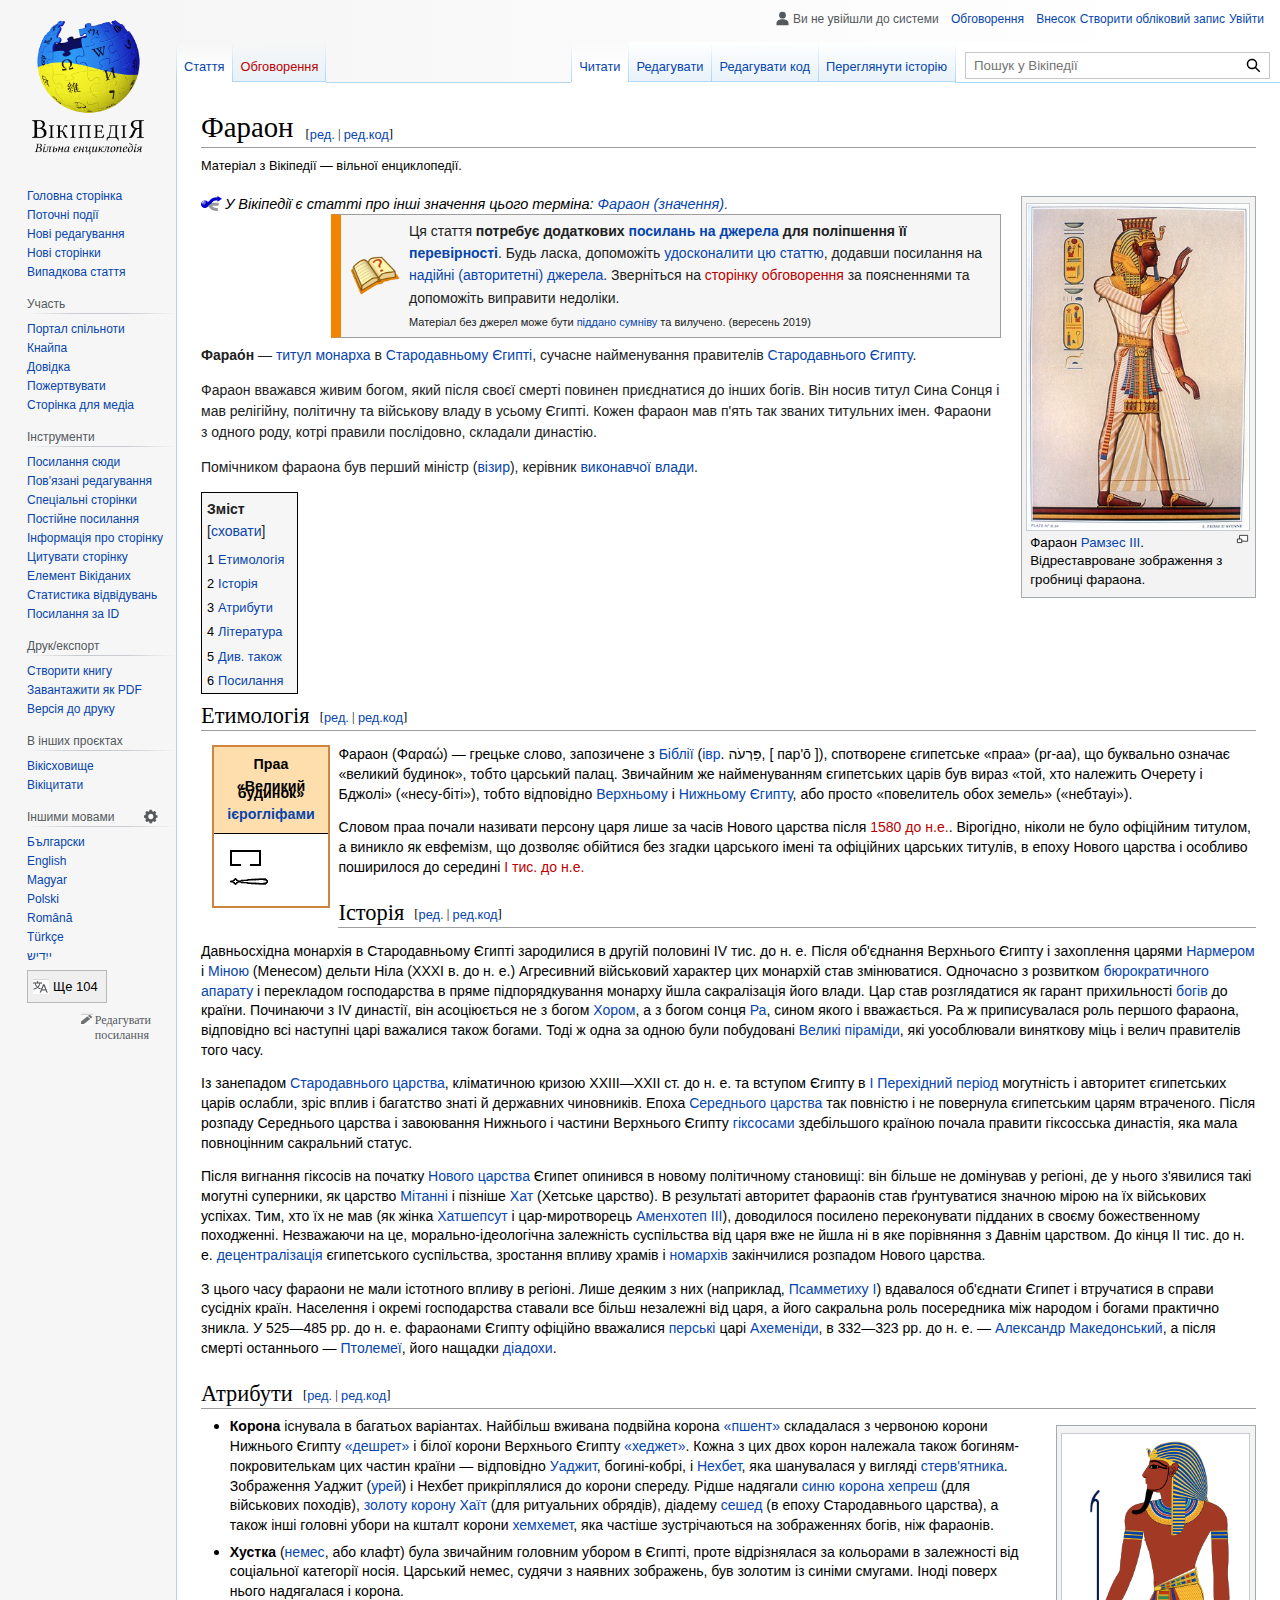
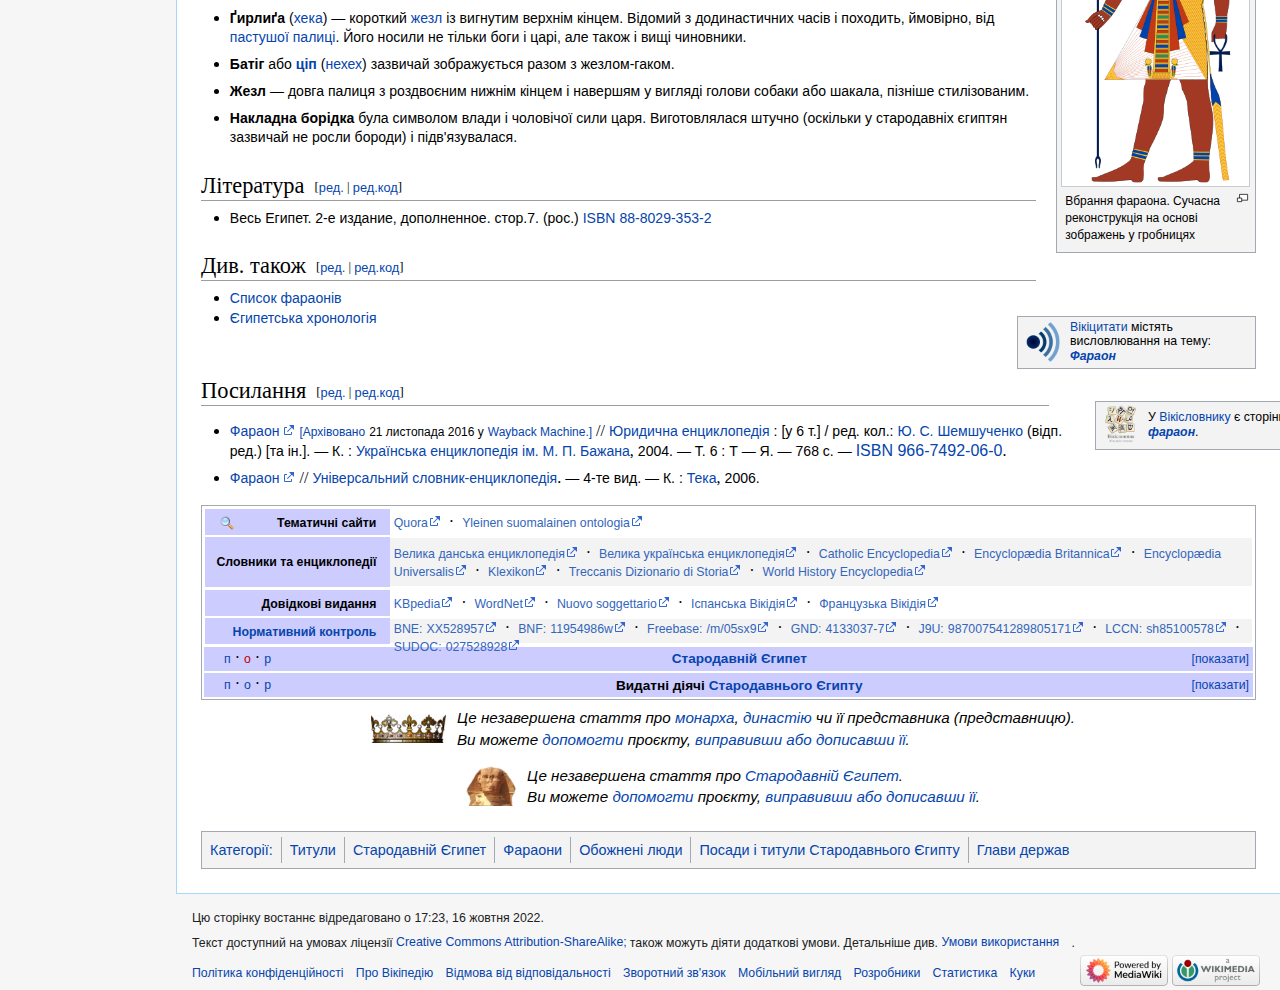
<file: index.html>
<html>
    <head>
        <link rel="stylesheet" href="index.css" />
        <link rel="icon" href="./img/favicon/favicon.png" type="image/png" />
        <meta charset="utf-8" />        
    </head>    
    <body>
        <aside>
            <div class="aside-container">
                <div class="aside-wrap">
                    <a href="https://uk.wikipedia.org/wiki/%D0%93%D0%BE%D0%BB%D0%BE%D0%B2%D0%BD%D0%B0_%D1%81%D1%82%D0%BE%D1%80%D1%96%D0%BD%D0%BA%D0%B0">
                        <div>
                            <img src="./img/aside/Wikipedia-logo-for-Ukraine.png"  width="135" height="155" class="aside-image" />
                        </div>
                    </a>
                </div>
                <ul class="nav-list">
                    <li><a href="https://uk.wikipedia.org/wiki/%D0%93%D0%BE%D0%BB%D0%BE%D0%B2%D0%BD%D0%B0_%D1%81%D1%82%D0%BE%D1%80%D1%96%D0%BD%D0%BA%D0%B0" class="nav-element">Головна сторінка</a></li>
                    <li><a href="#" class="nav-element">Поточні події</a></li>
                    <li><a href="#" class="nav-element">Нові редагування</a></li>
                    <li><a href="#" class="nav-element">Нові сторінки</a></li>
                    <li><a href="#" class="nav-element">Випадкова стаття</a></li>
                </ul>
                <ul class="nav-list">
                    <h3 class="nav-list-title">Участь</h3>
                    <li><a href="#" class="nav-element">Портал спільноти</a></li>
                    <li><a href="#" class="nav-element">Кнайпа</a></li>
                    <li><a href="#" class="nav-element">Довідка</a></li>
                    <li><a href="#" class="nav-element">Пожертвувати</a></li>
                    <li><a href="#" class="nav-element">Сторінка для медіа</a></li>
                </ul>
                <ul class="nav-list">
                    <h3 class="nav-list-title">Інструменти</h3>
                    <li><a href="#" class="nav-element">Посилання сюди</a></li>
                    <li><a href="#" class="nav-element">Пов'язані редагування</a></li>
                    <li><a href="#" class="nav-element">Спеціальні сторінки</a></li>
                    <li><a href="#" class="nav-element">Постійне посилання</a></li>
                    <li><a href="#" class="nav-element">Інформація про сторінку</a></li>
                    <li><a href="#" class="nav-element">Цитувати сторінку</a></li>
                    <li><a href="#" class="nav-element">Елемент Вікіданих</a></li>
                    <li><a href="#" class="nav-element">Статистика відвідувань</a></li>
                    <li><a href="#" class="nav-element">Посилання за ID</a></li>
                </ul>
                <ul class="nav-list">
                    <h3 class="nav-list-title">Друк/експорт</h3>
                    <li><a href="#" class="nav-element">Створити книгу</a></li>
                    <li><a href="#" class="nav-element">Завантажити як PDF</a></li>
                    <li><a href="#" class="nav-element">Версія до друку</a></li>
                </ul>
                <ul class="nav-list">
                    <h3 class="nav-list-title">В інших проєктах</h3>
                    <li><a href="#" class="nav-element">Вікісховище</a></li>
                    <li><a href="#" class="nav-element">Вікіцитати</a></li>
                </ul>
                <ul class="nav-list">
                    <div class="aside-language-container">
                        <h3 class="nav-list-title">
                            Іншими мовами
                            <label for="lang-popup-checkbox">
                                <img src="./img/aside/lan2.jpg" class="aside-language-setting">
                            </label>    
                        </h3>
                    </div>
                    <input type="checkbox" class="lang-popup-checkbox" id="lang-popup-checkbox" style="display: none1;" />
                    <div id="pop-up" class="pop-up">
                        <div class="popup-container">
                            <div class="popup-section1">
                                <a class="popup-close" href="#">
                                    <label for="lang-popup-checkbox">
                                        <img src="./img/aside/close.jpg" width="18" height="18" class="image-close" />
                                    </label>
                                </a>
                            </div>
                            <div class="container-section2-section4">
                                <div class="section2">
                                    <h2>
                                        Налаштування мови
                                    </h2>
                                    <label class="section2-item">
                                    <input type="radio" class="switcher" name="switch1" checked />
                                    <div>
                                        <div class="section2-container switcher-btn">
                                            <div>
                                                <img src="./img/aside/Aa.jpg" class="section2-img" />
                                            </div>
                                            <div class="section2-container-txt">
                                                <span class="section2-text">Відображення</span>
                                                <span class="section2-txt">Встановити мову меню та шрифтів</span>
                                            </div>
                                        </div>
                                        <div class="section4 switcher-container">
                                            <div class="knob-container">
                                                <button class="section4-knob section4-knob-checked">
                                                    <input type="radio" checked class="section4-item">
                                                    <span class="section4-element section4-element-checked">Мова</span>
                                                </button>
                                                <button class="section4-knob section4-knob-item section4-knob-element">
                                                    <input type="radio" class="section4-item"><span class="section4-element">Шрифти</span>
                                                </button>
                                            </div>
                                            <p class="section4-txt"><strong>Мова відтворення:</strong> українська (так само, як і вміст)<br>
                                                <a href="#" class="section4-link">Увійдіть в систему</a>, щоб вибрати іншу мову меню.
                                            </p>
                                        </div>
                                    </div>
                                    </label>
                                    <label class="section2-item">
                                    <input type="radio" class="switcher" name="switch1" />
                                        <div>
                                            <div class="section2-container switcher-btn">
                                                <div>
                                                    <img src="./img/aside/keybord.jpg" class="section2-img" />
                                                </div>
                                                <div class="section2-container-txt">
                                                    <span class="section2-text">Ввід</span>
                                                    <span class="section2-txt">Пишите іншою мовою?</span>
                                                </div>
                                            </div>
                                            <div class="section5 switcher-container">
                                                <h3 class="section5-title">
                                                    Налаштування вводу
                                                </h3>
                                                    <span class="section5-text">Мова вводу</span>
                                                <div class="section5-knob-container">
                                                    <button class="section4-elem section4-knob section4-knob-checked">
                                                        <input type="radio" checked class="section4-item"><span class="section4-element section4-element-checked">Українська</span>
                                                    </button>
                                                    <button class="section4-elem section4-knob section4-knob-item section4-knob-element">
                                                        <input type="radio" class="section4-item"><span class="section4-element">English</span>
                                                    </button>
                                                    <button class="section4-elem section4-knob section4-knob-item section4-knob-element">
                                                        <input type="radio" class="section4-item"><span class="section4-element">Polski</span>
                                                    </button>
                                                    <button class="section4-elem section4-knob section4-knob-item section4-knob-element">
                                                        <input type="radio" class="section4-item"><span class="section4-element section4-detail">...</span>
                                                    </button>
                                                </div>
                                                <div class="container-input">
                                                    <div class="container-button-item">
                                                        <button class="knob-item">
                                                        <input id="radio-button" type="radio" checked class="entry" />
                                                        </button>
                                                        <span class="knob-item-txt">кдб</span>
                                                        <a href="https://www.mediawiki.org/wiki/Special:MyLanguage/Help:Extension:UniversalLanguageSelector/Input_methods/uk-kbd" class="knob-item-link">Як використовувати</a>
                                                    </div>
                                                    <div class="container-button-item">
                                                        <button class="knob-item">
                                                        <input id="radiobutton" type="radio" class="entry" />
                                                        </button>
                                                        <span class="knob-item-txt">Використовувати рідну клавіатуру</span>
                                                    </div>
                                                </div>
                                                <button class="entry-knob-item">
                                                    Вимкнути інструмент вводу
                                                </button>
                                            </div>
                                        </div>
                                    </label>
                                </div>
                            </div>
                        </div>
                        <div class="section6">
                            <button class="section6-knob ">
                                <span class="section4-element">Скасувати</span>
                            </button>
                            <button class="section6-knob section6-knob-item">
                                <span class="section4-element section6-item">Застосувати налаштування</span>
                            </button>
                        </div>
                    </div>
                    <li>
                        <a href="#" class="nav-element">
                            Български
                        </a>
                    </li>
                    <li>
                        <a href="#" class="nav-element">
                            English
                        </a>
                    </li>
                    <li>
                        <a href="#" class="nav-element">
                            Magyar
                        </a>
                    </li>
                    <li>
                        <a href="#" class="nav-element">
                            Polski
                        </a>
                    </li>
                    <li>
                        <a href="#" class="nav-element">
                            Română
                        </a>
                    </li>
                    <li>
                        <a href="#" class="nav-element">
                            Türkçe
                        </a>
                    </li>
                    <li>
                        <a href="#" class="nav-element">ייִדיש</a>
                    </li>
                    <button class="nav-list-knob">
                        Ще 104
                    </button>
                    <div class="aside-redact">
                        <a href="#" class="aside-redact-item">
                            <span>
                                <img src="./img/aside/write.jpg" width="12" height="12" class="aside-redact-image" />
                                <span class="aside-redact-text">
                                    Редагувати<br>посилання
                                </span>
                            </span>
                        </a>
                    </div>
                </ul>
            </div>
        </aside>
        <main>
            <div class="nav-container">
                <nav class="nav-top-menu">
                    <ul class="nav-item">
                        <li class="list-item list-element-discussion">
                            <img src="./img/nav/user-avatar.svg" width="15" height="15" class="list-item-img" />
                            Ви не увійшли до системи
                        </li>
                        <li class="list-item ">
                            <a href="#" class="link-item list-item-discussion">
                                Обговорення
                            </a>
                        </li>
                        <li class="list-item">
                            <a href="#" class="link-item">
                                Внесок
                            </a>
                        </li>
                        <li class="list-item">
                            <a href="#" class="link-item">
                                Створити обліковий запис
                            </a>
                        </li>
                        <li class="list-item">
                            <a href="#" class="link-item">
                                Увійти
                            </a>
                        </li>                        
                    </ul>
                </nav>
                <div class="pointer-discussion">
                    <ul class="pointer-discussion-list">
                        <li class="pointer-item pointer-element">
                            <a href="#" class="pointer-link-item" title="Вміст статті [alt-shift-c]">
                                <p class="pointer-unit">
                                    Стаття
                                </p>
                            </a>
                        </li>
                        <li class="pointer-item pointer-one">
                            <a href="discussion.html" class="pointer-link" title="Обговорення змісту сторінки (ще не написана) [alt-shift-t]">
                                <p class="pointer-unit link-list-item">
                                    Обговорення
                                </p>
                            </a>
                        </li>
                    </ul>
                    <div class="nol-container"><span class="nol-text">1</span></div>
                    <ul class="pointer-discussion-roster">
                        <li class="pointer-item pointer-element-read">
                            <a href="#" class="pointer-link-item">
                                <p class="pointer-unit">
                                    Читати
                                </p>
                            </a>
                        </li>
                        <li class="pointer-item pointer-one-fix">
                            <a href="#" class="pointer-citation">
                                <p class="pointer-unit" title="Редагувати цю сторінку [alt-shift-v]">
                                    Редагувати
                                </p>
                            </a>
                        </li>
                        <li class="pointer-item pointer-one-fix">
                            <a href="#" class="pointer-citation">
                                <p class="pointer-unit" title="Редагувати цю сторінку [alt-shift-e]">
                                    Редагувати код
                                </p>
                            </a>
                        </li>
                        <li class="pointer-item pointer-one-fix">
                            <a href="#" class="pointer-citation">
                                <p class="pointer-unit">
                                    Переглянути історію
                                </p>
                            </a>
                        </li>
                        <li class="nav-list-element nav-list-search">
                            <input type="text" placeholder="Пошук у Вікіпедії" class="nav-bottom-search-discussion" />
                        </li>
                    </ul>
                </div>
            </div>
            <div class="section-container">
                <section class="description">                        
                    <div class="section-title-container">
                        <h1 class="description-title">
                            Фараон
                        </h1>
                        <span class="section-title-text">[<a href="#" class="section-title-link" title="Редагувати вступний розділ">ред.</a>&nbsp;|&nbsp;<a href="#" class="section-title-link" title="Редагувати вступний розділ">ред.код</a>]</span>
                    </div>                    
                    <div class="subtitle">
                        <span class="subtitle-txt">Матеріал з Вікіпедії — вільної енциклопедії.</span>
                    </div>
                    <div class="article">
                        <img src="./img/main/disambig_colour.svg.webp" class="picture">
                        <figure class="container-side-picture">
                            <a href="#"><img src="./img/main/Rameses_III_(KV11).jpg" width="220" height="324" class="article-element-side-picture"></a>
                            <figcaption class="signature">
                                <a href="#">
                                    <img src="./img/main/magnify-clip-ltr.svg" class="signature-pharaohp-image" />
                                </a>
                                Фараон <a href="#" class="article-element-txt-reference">Рамзес III</a>. Відреставроване зображення з гробниці фараона.
                            </figcaption>
                        </figure>
                        <div class="hint-pharaoh">
                            <span class="article-txt">У Вікіпедії є статті про інші значення цього терміна: <a href="#" class="article-link" title="Фараон (значення)">Фараон (значення).</a></span> 
                            <div class="hint-pharaoh-content">
                                <img src="./img/main/hint.svg" width="20" height="20" class="hint-pharaoh-image" />
                                <h2 class="hint-pharaoh-title">
                                    Фараон (значення)
                                </h2>
                                <p class="hint-pharaoh-text">
                                    Ця назва стосується більше ніж однієї сторінки
                                </p>
                                <a href="#" class="hint-pharaoh-link">
                                    Див. подібні сторінки
                                </a>
                            </div>
                        </div>
                    </div>
                    <div class="article-element">
                        <div class="article-element-container">
                            <img src="./img/main/Question_book-new.svg.webp" width="50" height="39" class="article-element-book-picture" />
                            <span class="article-element-txt">
                                Ця стаття <span class="article-element-txt-strong">потребує додаткових</span> 
                                <a href="#" class="article-element-txt-link">посилань на джерела</a> <span class="article-element-txt-strong">
                                для поліпшення її</span> <a href="#" class="article-element-txt-link">перевірності</a>. 
                                Будь ласка, допоможіть <a href="#" class="article-element-txt-reference">удосконалити цю статтю</a>, додавши посилання на <a href="#" class="article-element-txt-reference">надійні (авторитетні) джерела</a>. 
                                Зверніться на <a href="#" class="article-element-txt-mention">сторінку обговорення</a> за поясненнями та допоможіть виправити недоліки.<br>
                                <div class="article-element-text">Матеріал без джерел може бути <a href="#" class="article-element-txt-reference">піддано сумніву</a> та вилучено. (вересень 2019)</div>
                            </span>
                        </div>
                    </div>
                    <div class="story-container">
                        <div class="story">
                            <span class="article-element-txt-strong">Фарао́н</span> — 
                            <div class="hint-title">
                                <a href="#" class="article-element-txt-reference">
                                    титул
                                </a>
                                <span class="hint-title-content">
                                    <p class="hint-title-text">
                                        <span class="hint-title-strong">Ти́тул</span> — почесне звання, спадкове або таке, що надається окремим особам для підкреслення їх особливого, привілейованого становища. Звання вимагає відповідного титулування.
                                    </p>
                                    <div class="hint-title-image-container">
                                        <a href="#" class="hint-title-link">
                                            <img src="./img/aside/lan2.jpg" class="hint-title-image">
                                        </a>
                                    </div>
                                </span>
                            </div>
                            <a href="#" class="article-element-txt-reference">монарха</a> 
                            в <a href="#" class="article-element-txt-reference">Стародавньому Єгипті</a>, 
                            сучасне найменування правителів <a href="#" class="article-element-txt-reference">Стародавнього Єгипту</a>.
                        </div>
                        <p class="story">Фараон вважався живим богом, який після своєї смерті повинен приєднатися до інших богів. Він носив титул Сина Сонця і мав релігійну, політичну та військову владу в усьому Єгипті. Кожен фараон мав п'ять так званих титульних імен. Фараони з одного роду, котрі правили послідовно, складали династію.</p>
                        <p class="story">Помічником фараона був перший міністр (<a href="#" class="article-element-txt-reference">візир</a>), керівник <a href="#" class="article-element-txt-reference">виконавчої влади</a>.</p>
                    </div>
                    <ul class="content-item">
                        <h3 class="content-title">
                            Зміст <span class="content-title-item">[<a href="#" class="article-element-txt-reference">сховати</a>]</span>
                        </h3>
                        <li class="content-list">
                            <a href="#" class="content-link-number">1</a>&nbsp;<a href="#etymology" class="content-link">Етимологія</a> 
                        </li>
                        <li class="content-list">
                            <a href="#" class="content-link-number">2</a>&nbsp;<a href="#history" class="content-link">Історія</a> 
                        </li>
                        <li class="content-list">
                            <a href="#" class="content-link-number">3</a>&nbsp;<a href="#attribute" class="content-link">Атрибути</a> 
                        </li>
                        <li class="content-list">
                            <a href="#" class="content-link-number">4</a>&nbsp;<a href="#literature" class="content-link">Література</a> 
                        </li>
                        <li class="content-list">
                            <a href="#" class="content-link-number">5</a>&nbsp;<a href="#see-also" class="content-link">Див. також</a> 
                        </li>
                        <li class="content-list">
                            <a href="#" class="content-link-number">6</a>&nbsp;<a href="#link" class="content-link">Посилання</a> 
                        </li>
                    </ul>                                  
                </section>
                <section id="etymology">
                    <div class="section-title-container">
                        <h2 class="section-title">
                            Етимологія
                        </h2>
                        <span class="section-title-text">[<a href="#" class="section-title-link" title="Редагувати вступний розділ">ред.</a>&nbsp;|&nbsp;<a href="#" class="section-title-link" title="Редагувати вступний розділ">ред.код</a>]</span>
                    </div>
                    <div class="etymology-container">
                        <div class="etymology-side">
                            <div class="etymology-picture-top">
                                <p>Праа</p>
                                <p>«Великий будинок»</p>
                                <a href="#" class="etymology-picture-link">ієрогліфами</a>
                            </div>
                            <div class="etymology-picture-bottom">
                                <img src="./img/main/hiero_1.png" class="etymology-picture-hiero-1" />
                                <img src="./img/main/hiero_2.png" class="etymology-picture-hiero-2" />
                            </div>
                        </div>
                        <div class="etymology-content">
                            <p class="etymology-content-item">
                                Фараон (Φαραώ) — грецьке слово, запозичене з 
                                <a href="#" class="article-element-txt-reference">Біблії</a> (<a href="#" class="article-element-txt-reference">івр</a>. פַּרְעֹה‎, [ пар'о̄ ]), спотворене єгипетське «праа» (pr-aa), що буквально означає «великий будинок», тобто царський палац. Звичайним же найменуванням єгипетських царів був вираз «той, хто належить Очерету і Бджолі» («несу-біті»), тобто відповідно <a href="#" class="article-element-txt-reference">Верхньому</a> і <a href="#" class="article-element-txt-reference">Нижньому Єгипту</a>, або просто «повелитель обох земель» («небтауі»).
                            </p>
                            <p class="etymology-content-item">
                                Словом праа почали називати персону царя лише за часів Нового царства після <a href="#" class="article-element-txt-mention">1580 до н.е.</a>. Вірогідно, ніколи не було офіційним титулом, а виникло як евфемізм, що дозволяє обійтися без згадки царського імені та офіційних царських титулів, в епоху Нового царства і особливо поширилося до середині <a href="#" class="article-element-txt-mention">I тис. до н.е.</a>
                            </p>
                        </div>
                    </div>
                </section>
                <section id="history">
                    <div class="section-title-container">
                        <h2 class="section-title">
                            Історія
                        </h2>
                        <span class="section-title-text">[<a href="#" class="section-title-link" title="Редагувати вступний розділ">ред.</a>&nbsp;|&nbsp;<a href="#" class="section-title-link" title="Редагувати вступний розділ">ред.код</a>]</span>
                    </div>
                    <div class="history-content-container">
                        <p class="history-content">
                            Давньосхідна монархія в Стародавньому Єгипті зародилися в другій половині IV тис. до н. е. Після об'єднання Верхнього Єгипту і захоплення царями <a href="#" class="article-element-txt-reference">Нармером</a> і <a href="#" class="article-element-txt-reference">Міною</a> (Менесом) дельти Ніла (XXXI в. до н. е.) Агресивний військовий характер цих монархій став змінюватися. Одночасно з розвитком <a href="#" class="article-element-txt-reference">бюрократичного апарату</a> і перекладом господарства в пряме підпорядкування монарху йшла сакралізація його влади. Цар став розглядатися як гарант прихильності <a href="#" class="article-element-txt-reference">богів</a> до країни. Починаючи з IV династії, він асоціюється не з богом <a href="#" class="article-element-txt-reference">Хором</a>, а з богом сонця <a href="#" class="article-element-txt-reference">Ра</a>, сином якого і вважається. Ра ж приписувалася роль першого фараона, відповідно всі наступні царі важалися також богами. Тоді ж одна за одною були побудовані <a href="#" class="article-element-txt-reference">Великі піраміди</a>, які уособлювали виняткову міць і велич правителів того часу.
                        </p>
                        <p class="history-content">
                            Із занепадом <a href="#" class="article-element-txt-reference">Стародавнього царства</a>, кліматичною кризою XXIII—XXII ст. до н. е. та вступом Єгипту в <a href="#" class="article-element-txt-reference">I Перехідний період</a> могутність і авторитет єгипетських царів ослабли, зріс вплив і багатство знаті й державних чиновників. Епоха <a href="#" class="article-element-txt-reference">Середнього царства</a> так повністю і не повернула єгипетським царям втраченого. Після розпаду Середнього царства і завоювання Нижнього і частини Верхнього Єгипту <a href="#" class="article-element-txt-reference">гіксосами</a> здебільшого країною почала правити гіксосська династія, яка мала повноцінним сакральний статус.
                        </p>
                        <p class="history-content">
                            Після вигнання гіксосів на початку <a href="#" class="article-element-txt-reference">Нового царства</a> Єгипет опинився в новому політичному становищі: він більше не домінував у регіоні, де у нього з'явилися такі могутні суперники, як царство <a href="#" class="article-element-txt-reference">Мітанні</a> і пізніше <a href="#" class="article-element-txt-reference">Хат</a> (Хетське царство). В результаті авторитет фараонів став ґрунтуватися значною мірою на їх військових успіхах. Тим, хто їх не мав (як жінка <a href="#" class="article-element-txt-reference">Хатшепсут</a> і цар-миротворець <a href="#" class="article-element-txt-reference">Аменхотеп III</a>), доводилося посилено переконувати підданих в своєму божественному походженні. Незважаючи на це, морально-ідеологічна залежність суспільства від царя вже не йшла ні в яке порівняння з Давнім царством. До кінця II тис. до н. е. <a href="#" class="article-element-txt-reference">децентралізація</a> єгипетського суспільства, зростання впливу храмів і <a href="#" class="article-element-txt-reference">номархів</a> закінчилися розпадом Нового царства.
                        </p>
                        <p class="history-content">
                            З цього часу фараони не мали істотного впливу в регіоні. Лише деяким з них (наприклад, <a href="#" class="article-element-txt-reference">Псамметиху I</a>) вдавалося об'єднати Єгипет і втручатися в справи сусідніх країн. Населення і окремі господарства ставали все більш незалежні від царя, а його сакральна роль посередника між народом і богами практично зникла. У 525—485 рр. до н. е. фараонами Єгипту офіційно вважалися <a href="#" class="article-element-txt-reference">перські</a> царі <a href="#" class="article-element-txt-reference">Ахеменіди</a>, в 332—323 рр. до н. е. — <a href="#" class="article-element-txt-reference">Александр Македонський</a>, а після смерті останнього — <a href="#" class="article-element-txt-reference">Птолемеї</a>, його нащадки <a href="#" class="article-element-txt-reference">діадохи</a>.
                        </p>
                    </div>
                </section>
                <section id="attribute">
                    <div class="section-title-container">
                        <h2 class="section-title">
                            Атрибути
                        </h2>
                        <span class="section-title-text">[<a href="#" class="section-title-link" title="Редагувати вступний розділ">ред.</a>&nbsp;|&nbsp;<a href="#" class="section-title-link" title="Редагувати вступний розділ">ред.код</a>]</span>
                    </div>
                    <figure class="container-side-painting">
                        <a href="#"><img src="./img/main/Pharaoh.svg.png" class="article-element-side-picture" width="185" height="350" /></a> 
                        <figcaption class="signature-pharaoh">
                            <a href="#">
                                <img src="./img/main/magnify-clip-ltr.svg" class="signature-pharaohp-image" />
                            </a>
                            Вбрання фараона. Сучасна реконструкція на основі зображень у гробницях
                        </figcaption>
                    </figure>
                    <ul class="attribute-list">
                        <li>
                            <p class="attribute-content length">
                                <span class="article-element-txt-strong">Корона</span> існувала в багатьох варіантах. Найбільш вживана подвійна корона <a href="#" class="article-element-txt-reference">«пшент»</a> складалася з червоною корони Нижнього Єгипту <a href="#" class="article-element-txt-reference">«дешрет»</a> і білої корони Верхнього Єгипту <a href="#" class="article-element-txt-reference">«хеджет»</a>. Кожна з цих двох корон належала також богиням-покровителькам цих частин країни — відповідно <a href="#" class="article-element-txt-reference">Уаджит</a>, богині-кобрі, і <a href="#" class="article-element-txt-reference">Нехбет</a>, яка шанувалася у вигляді <a href="#" class="article-element-txt-reference">стерв'ятника</a>. Зображення Уаджит (<a href="#" class="article-element-txt-reference">урей</a>) і Нехбет прикріплялися до корони спереду. Рідше надягали <a href="#" class="article-element-txt-reference">синю корона хепреш</a> (для військових походів), <a href="#" class="article-element-txt-reference">золоту корону Хаїт</a> (для ритуальних обрядів), діадему <a href="#" class="article-element-txt-reference">сешед</a> (в епоху Стародавнього царства), а також інші головні убори на кшталт корони <a href="#" class="article-element-txt-reference">хемхемет</a>, яка частіше зустрічаються на зображеннях богів, ніж фараонів.
                            </p>
                        </li>
                        <li>
                            <p class="attribute-content length">
                                <span class="article-element-txt-strong">Хустка</span> (<a href="#" class="article-element-txt-reference">немес</a>, або клафт) була звичайним головним убором в Єгипті, проте відрізнялася за кольорами в залежності від соціальної категорії носія. Царський немес, судячи з наявних зображень, був золотим із синіми смугами. Іноді поверх нього надягалася і корона.
                            </p>
                        </li>
                        <li>
                            <p class="attribute-content length">
                                <span class="article-element-txt-strong">Ґирлиґа</span> (<a href="#" class="article-element-txt-reference">хека</a>) — короткий <a href="#" class="article-element-txt-reference">жезл</a> із вигнутим верхнім кінцем. Відомий з додинастичних часів і походить, ймовірно, від <a href="#" class="article-element-txt-reference">пастушої палиці</a>. Його носили не тільки боги і царі, але також і вищі чиновники.
                            </p>
                        </li>
                        <li>
                            <p class="attribute-content length">
                                <span class="article-element-txt-strong">Батіг</span> або <a href="#" class="article-element-txt-link">ціп</a> (<a href="#" class="article-element-txt-reference">нехех</a>) зазвичай зображується разом з жезлом-гаком.
                            </p>
                        </li>
                        <li>
                            <p class="attribute-content length">
                                <span class="article-element-txt-strong">Жезл</span> — довга палиця з роздвоєним нижнім кінцем і навершям у вигляді голови собаки або шакала, пізніше стилізованим.
                            </p>
                        </li>
                        <li>
                            <p class="attribute-content length">
                                <span class="article-element-txt-strong">Накладна борідка</span> була символом влади і чоловічої сили царя. Виготовлялася штучно (оскільки у стародавніх єгиптян зазвичай не росли бороди) і підв'язувалася.
                            </p>
                        </li>
                    </ul>
                </section>
                <section id="literature">
                    <div class="section-title-container">
                        <h2 class="section-title">
                            Література
                        </h2>
                        <span class="section-title-text">[<a href="#" class="section-title-link" title="Редагувати вступний розділ">ред.</a>&nbsp;|&nbsp;<a href="#" class="section-title-link" title="Редагувати вступний розділ">ред.код</a>]</span>
                    </div>
                    <ul class="attribute-list">
                        <li>
                            <p class="attribute-content length">
                                Весь Египет. 2-е издание, дополненное. стор.7. (рос.) <a href="#" class="article-element-txt-reference">ISBN 88-8029-353-2</a>
                            </p>
                        </li>
                    </ul>
                </section>
                <section id="see-also">
                    <div class="section-title-container">
                        <h2 class="section-title">
                            Див. також
                        </h2>
                        <span class="section-title-text">[<a href="#" class="section-title-link" title="Редагувати вступний розділ">ред.</a>&nbsp;|&nbsp;<a href="#" class="section-title-link" title="Редагувати вступний розділ">ред.код</a>]</span>
                    </div>
                    <ul class="see-also-list">
                        <li>
                            <a href="#" class=" attribute-content article-element-txt-reference">
                                Список фараонів
                            </a>
                        </li>
                        <li>
                            <a href="#" class="attribute-content article-element-txt-reference">
                                Єгипетська хронологія
                            </a>
                        </li>
                    </ul>
                    <div class="side-block backdown">
                        <div>
                            <img src="./img/main/Wikiquote-logo.svg.webp" class="side-block-image" width="34" height="40"/>
                        </div>
                        <div>
                            <p class="side-block-text">
                            <a href="#" class="side-block-link">Вікіцитати</a> містять висловлювання на тему: <a href="#" class="side-block-link fatty cursive">Фараон</a>
                            </p>
                        </div>
                    </div>
                </section>
                <section id="link" class="container-section-link">
                    <div class="section-title-container extent">
                        <h2 class="section-title">
                            Посилання
                        </h2>
                        <span class="section-title-text">[<a href="#" class="section-title-link" title="Редагувати вступний розділ">ред.</a>&nbsp;|&nbsp;<a href="#" class="section-title-link" title="Редагувати вступний розділ">ред.код</a>]</span>
                    </div>
                    <div class="package">
                        <ul class="link-list">
                            <li>
                                <p class="length">
                                    <a href="#" class="attribute-content article-element-txt-reference">Фараон</a>
                                    <img src="./img/main/link-external-small-ltr-progressive.svg" />
                                    <a href="#" class="attribute-list-link">[Архівовано</a>
                                    <span class="attribute-list-text"> 21 листопада 2016 у</span> 
                                    <a href="#" class="attribute-list-link">Wayback Machine.]</a> 
                                    // 
                                    <a href="#" class="attribute-content article-element-txt-reference">Юридична енциклопедія</a>
                                    <span class="attribute-list-txt"> : [у 6 т.] / ред. кол.:</span> 
                                    <a href="#" class="attribute-content article-element-txt-reference">Ю. С. Шемшученко</a>
                                    <span class="attribute-list-txt"> (відп. ред.) [та ін.]. — К. : </span>
                                    <a href="#" class="attribute-content article-element-txt-reference">Українська енциклопедія ім. М. П. Бажана</a>, 
                                    <span class="attribute-list-txt">2004. — Т. 6 : Т — Я. — 768 с. — </span>
                                    <a href="#" class="article-element-txt-reference">ISBN 966-7492-06-0</a>.
                                </p>
                            </li>
                            <li>
                                <p class="length">
                                    <a href="#" class="attribute-content article-element-txt-reference">Фараон</a>
                                    <img src="./img/main/link-external-small-ltr-progressive.svg" />
                                    // 
                                    <a href="#" class="attribute-content article-element-txt-reference">Універсальний словник-енциклопедія</a>. 
                                    <span class="attribute-list-txt">— 4-те вид. — К. : </span>
                                    <a href="#" class="attribute-content article-element-txt-reference">Тека</a>, 
                                    <span class="attribute-list-txt">2006.</span>
                                </p>
                            </li>
                        </ul>
                        <div class="side-panel">
                            <div>
                                <img src="./img/main/49px-WiktionaryUk.svg.webp" class="side-block-image" width="34" height="40" />
                            </div>
                            <div>
                                <p class="side-block-text">
                                    У<a href="#" class="side-block-link"> Вікісловнику</a>  є сторінка <a href="#" class="side-block-link fatty cursive">фараон</a>.
                                </p>
                            </div>
                        </div>
                    </div>           
                </section>
                <section class="used-literature">
                    <table class="chart">
                        <tr class="string-container">
                            <th class="chart-header chart-header-h">
                                <img src="./img/main/Searchtool.svg.webp" width="14" height="14">
                                <p class="chart-text chart-text-p">
                                    Тематичні сайти
                                </p>
                            </th>
                            <td class="cell-container cell-container-h">
                                <p class="string-text">
                                    <a href="#" class="chart-link">Quora</a>
                                    <img src="./img/main/link-external-small-ltr-progressive.svg" class="chart-image" />
                                    <span>&nbsp;·&nbsp;</span>
                                    <a href="#" class="chart-link"> Yleinen suomalainen ontologia</a>
                                    <img src="./img/main/link-external-small-ltr-progressive.svg" class="chart-picture"/>
                                </p>
                            </td>
                        </tr>
                        <tr class="string-container">
                            <th class="chart-header chart-header-he">
                                <p class="chart-text chart-text-pa">
                                    Словники та енциклопедії
                                </p>
                            </th>
                            <td class="cell-container cell-container-he">
                                <p class="string-text">
                                    <a href="#" class="chart-link">Велика данська енциклопедія</a>
                                    <img src="./img/main/link-external-small-ltr-progressive.svg" class="chart-image" />
                                    <span>&nbsp;·&nbsp;</span>
                                    <a href="#" class="chart-link">Велика українська енциклопедія</a>
                                    <img src="./img/main/link-external-small-ltr-progressive.svg" class="chart-image" />
                                    <span>&nbsp;·&nbsp;</span>
                                    <a href="#" class="chart-link"> Catholic Encyclopedia</a>
                                    <img src="./img/main/link-external-small-ltr-progressive.svg" class="chart-picture" />
                                    <span>&nbsp;·&nbsp;</span>
                                    <a href="#" class="chart-link"> Encyclopædia Britannica</a>
                                    <img src="./img/main/link-external-small-ltr-progressive.svg" class="chart-image" />
                                    <span>&nbsp;·&nbsp;</span>
                                    <a href="#" class="chart-link"> Encyclopædia Universalis</a>
                                    <img src="./img/main/link-external-small-ltr-progressive.svg" class="chart-picture" />
                                    <span>&nbsp;·&nbsp;</span>
                                    <a href="#" class="chart-link"> Klexikon</a>
                                    <img src="./img/main/link-external-small-ltr-progressive.svg" class="chart-image" />
                                    <span>&nbsp;·&nbsp;</span>
                                    <a href="#" class="chart-link"> Treccanis Dizionario di Storia</a>
                                    <img src="./img/main/link-external-small-ltr-progressive.svg" class="chart-picture" />
                                    <span>&nbsp;·&nbsp;</span>
                                    <a href="#" class="chart-link"> World History Encyclopedia</a>
                                    <img src="./img/main/link-external-small-ltr-progressive.svg" class="chart-image" />
                                </p>
                            </td>
                        </tr>
                        <tr class="string-container">
                            <th class="chart-header chart-header-h">
                                <p class="chart-text chart-text-p">
                                    Довідкові видання	
                                </p>
                            </th>
                            <td class="cell-container cell-container-h">
                                <p class="string-text">
                                    <a href="#" class="chart-link">KBpedia</a>
                                    <img src="./img/main/link-external-small-ltr-progressive.svg" class="chart-image" />
                                    <span>&nbsp;·&nbsp;</span>
                                    <a href="#" class="chart-link"> WordNet</a>
                                    <img src="./img/main/link-external-small-ltr-progressive.svg" class="chart-picture" />
                                    <span>&nbsp;·&nbsp;</span>
                                    <a href="#" class="chart-link"> Nuovo soggettario</a>
                                    <img src="./img/main/link-external-small-ltr-progressive.svg" class="chart-picture" />
                                    <span>&nbsp;·&nbsp;</span>
                                    <a href="#" class="chart-link"> Іспанська Вікідія</a>
                                    <img src="./img/main/link-external-small-ltr-progressive.svg" class="chart-picture" />
                                    <span>&nbsp;·&nbsp;</span>
                                    <a href="#" class="chart-link"> Французька Вікідія</a>
                                    <img src="./img/main/link-external-small-ltr-progressive.svg" class="chart-picture" />
                                </p>
                            </td>
                        </tr>
                        <tr class="string-container">
                            <th class="chart-header chart-header-h">
                                <a href="#" class="string-link">Нормативний контроль</a>
                            </th>
                            <td class="cell-container cell-container-h cell-container-b">
                                <p class="string-text">
                                    <a href="#" class="chart-link">BNE:</a>
                                    <a href="#" class="chart-link"> XX528957</a>
                                    <img src="./img/main/link-external-small-ltr-progressive.svg" class="chart-image" />
                                    <span>&nbsp;·&nbsp;</span>
                                    <a href="#" class="chart-link"> BNF:</a>
                                    <a href="#" class="chart-link"> 11954986w</a>
                                    <img src="./img/main/link-external-small-ltr-progressive.svg" class="chart-image" />
                                    <span>&nbsp;·&nbsp;</span>
                                    <a href="#" class="chart-link"> Freebase:</a>
                                    <a href="#" class="chart-link"> /m/05sx9</a>
                                    <img src="./img/main/link-external-small-ltr-progressive.svg" class="chart-image" />
                                    <span>&nbsp;·&nbsp;</span>
                                    <a href="#" class="chart-link"> GND:</a>
                                    <a href="#" class="chart-link"> 4133037-7</a>
                                    <img src="./img/main/link-external-small-ltr-progressive.svg" class="chart-image" />
                                    <span>&nbsp;·&nbsp;</span>
                                    <a href="#" class="chart-link"> J9U:</a>
                                    <a href="#" class="chart-link"> 987007541289805171</a>
                                    <img src="./img/main/link-external-small-ltr-progressive.svg" class="chart-image" />
                                    <span>&nbsp;·&nbsp;</span>
                                    <a href="#" class="chart-link"> LCCN:</a>
                                    <a href="#" class="chart-link"> sh85100578</a>
                                    <img src="./img/main/link-external-small-ltr-progressive.svg" class="chart-image" />
                                    <span>&nbsp;·&nbsp;</span>
                                    <a href="#" class="chart-link"> SUDOC:</a>
                                    <a href="#" class="chart-link"> 027528928</a>
                                    <img src="./img/main/link-external-small-ltr-progressive.svg" class="chart-image" />
                                </p>
                            </td>
                        </tr>
                        <tr>
                            <td class="cell">
                                <p class="cell-text">
                                    <a href="#" title="Переглянути цей шаблон" class="cell-link">п</a>
                                    <span>·&nbsp;</span><a href="#" title="Обговорити цей шаблон" class="cell-link cell-link-hue">о</a>                                    
                                    <span>·&nbsp;</span><a href="#" title="Редагувати цей шаблон" class="cell-link">р</a>
                                </p>
                                <p>
                                    <a href="#" class="cell-reference">
                                        Стародавній Єгипет
                                    </a>
                                </p>
                                <p>
                                    <a href="#" title="Переглянути цей шаблон" class="cell-link">[показати]</a>
                                </p>
                            </td>
                        </tr>
                        <tr>
                            <td class="cell">
                                <p class="cell-text">
                                    <a href="#" title="Переглянути цей шаблон" class="cell-link">п</a>
                                    <span>·&nbsp;</span><a href="#" title="Обговорити цей шаблон" class="cell-link">о</a>                                    
                                    <span>·&nbsp;</span><a href="#" title="Редагувати цей шаблон" class="cell-link">р</a>
                                </p>
                                <p>
                                    <span class="cell-txt">Видатні діячі</span>
                                    <a href="#" class="cell-reference">
                                        Стародавнього Єгипту
                                    </a>
                                </p>
                                <p>
                                    <a href="#" title="Переглянути цей шаблон" class="cell-link">[показати]</a>
                                </p>
                            </td>
                        </tr>
                    </table>
                </section>
                <section class="report">
                    <div class="report-item">
                        <img src="./img/main/113px-Prince_du_Sang.png" width="75" height="29" />
                        <p class="report-text">
                            Це незавершена стаття про <a href="#" class="report-link">монарха</a>, <a href="#" class="report-link">династію</a> чи її представника (представницю).<br>
                            Ви можете <a href="#" class="report-link">допомогти</a> проєкту, <a href="#" class="report-link">виправивши або дописавши її</a>.
                        </p>
                    </div>
                    <div class="report-item">
                        <img src="./img/main/Head_of_the_Great_Sphinx_(icon).png" width="50" height="40" />
                        <p class="report-text">
                            Це незавершена стаття про <a href="#" class="report-link">Стародавній Єгипет</a>.<br>
                            Ви можете <a href="#" class="report-link">допомогти</a> проєкту, <a href="#" class="report-link">виправивши або дописавши її</a>.
                        </p>
                    </div>
                </section>
                <section class="category">
                    <ul class="category-list">
                        <li class="category-item category-item-border">
                            <a href="#" class="category-element">
                                Категорії:
                            </a>
                        </li>
                        <li class="category-item">
                            <a href="#" class="category-element">
                                Титули
                            </a>
                        </li>
                        <li class="category-item">
                            <a href="#" class="category-element">
                                Стародавній Єгипет
                            </a>
                        </li>
                        <li class="category-item">
                            <a href="#" class="category-element">
                                Фараони
                            </a>
                        </li>
                        <li class="category-item">
                            <a href="#" class="category-element">
                                Обожнені люди
                            </a>
                        </li>
                        <li class="category-item">
                            <a href="#" class="category-element">
                                Посади і титули Стародавнього Єгипту
                            </a>
                        </li>
                        <li class="category-item">
                            <a href="#" class="category-element">
                                Глави держав
                            </a>
                        </li>
                    </ul>
                </section>
            </div>
        </main>
        <footer>
            <div class="vault">
                <div class="vault-container">
                    <p class="vault-text">
                        Цю сторінку востаннє відредаговано о 17:23, 16 жовтня 2022.
                    </p>
                    <p class="vault-text">
                        Текст доступний на умовах ліцензії<a href="#" class="vault-link"> Creative Commons Attribution-ShareAlike;</a><span class="vault-txt">також</span> можуть діяти додаткові умови. Детальніше див. <a href="#" class="vault-link">Умови використання</a>.
                    </p>
                    <div class="vault-box">
                        <ul class="vault-list">
                            <li>
                                <a href="#" class="vault-link vault-size">
                                    Політика конфіденційності
                                </a>
                            </li>
                            <li>
                                <a href="#" class="vault-link vault-size">
                                    Про Вікіпедію
                                </a>
                            </li>
                            <li>
                                <a href="#" class="vault-link vault-size">
                                    Відмова від відповідальності
                                </a>
                            </li>
                            <li>
                                <a href="#" class="vault-link vault-size">
                                    Зворотний зв'язок
                                </a>
                            </li>
                            <li>
                                <a href="#" class="vault-link vault-size">
                                    Мобільний вигляд
                                </a>
                            </li>
                            <li>
                                <a href="#" class="vault-link vault-size">
                                    Розробники
                                </a>
                            </li>
                            <li>
                                <a href="#" class="vault-link vault-size">
                                    Статистика
                                </a>
                            </li>
                            <li>
                                <a href="#" class="vault-link vault-size">
                                    Куки
                                </a>
                            </li>
                        </ul>
                        <div class="footer-picture">
                            <img src="./img/footer/poweredby_mediawiki_132x47.png" width="88" height="31" />
                            <img src="./img/footer/wikimedia-button-1.5x.png" width="88" height="31" />
                        </div>
                    </div>
                </div>
            </div>
        </footer>    
    </body>
</html>
</file>
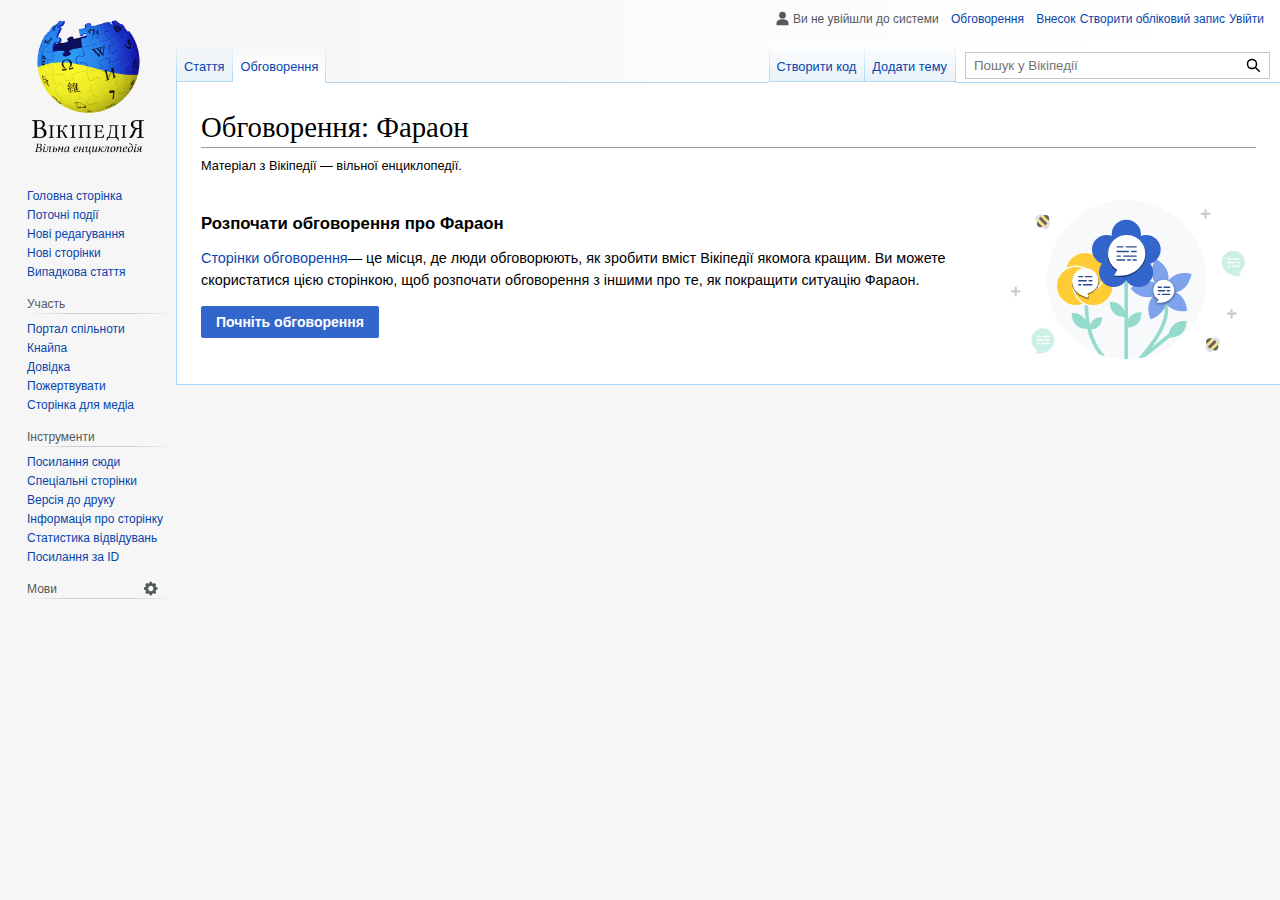
<file: discussion.html>
<html>
    <head>
        <link rel="stylesheet" href="index.css" />
        <link rel="icon" href="./img/favicon/favicon.png" type="image/png" />
        <meta charset="utf-8" />        
    </head>    
    <body>
        <aside>
            <div class="aside-container">
                <div class="aside-wrap">
                    <a href="https://uk.wikipedia.org/wiki/%D0%93%D0%BE%D0%BB%D0%BE%D0%B2%D0%BD%D0%B0_%D1%81%D1%82%D0%BE%D1%80%D1%96%D0%BD%D0%BA%D0%B0">
                        <div>
                            <img src="./img/aside/Wikipedia-logo-for-Ukraine.png"  width="135" height="155" class="aside-image" />
                        </div>
                    </a>
                </div>
                <ul class="nav-list">
                    <li><a href="https://uk.wikipedia.org/wiki/%D0%93%D0%BE%D0%BB%D0%BE%D0%B2%D0%BD%D0%B0_%D1%81%D1%82%D0%BE%D1%80%D1%96%D0%BD%D0%BA%D0%B0" class="nav-element">Головна сторінка</a></li>
                    <li><a href="#" class="nav-element">Поточні події</a></li>
                    <li><a href="#" class="nav-element">Нові редагування</a></li>
                    <li><a href="#" class="nav-element">Нові сторінки</a></li>
                    <li><a href="#" class="nav-element">Випадкова стаття</a></li>
                </ul>
                <ul class="nav-list">
                    <h3 class="nav-list-title">Участь</h3>
                    <li><a href="#" class="nav-element">Портал спільноти</a></li>
                    <li><a href="#" class="nav-element">Кнайпа</a></li>
                    <li><a href="#" class="nav-element">Довідка</a></li>
                    <li><a href="#" class="nav-element">Пожертвувати</a></li>
                    <li><a href="#" class="nav-element">Сторінка для медіа</a></li>
                </ul>
                <ul class="nav-list">
                    <h3 class="nav-list-title">Інструменти</h3>
                    <li><a href="#" class="nav-element">Посилання сюди</a></li>
                    <li><a href="#" class="nav-element">Спеціальні сторінки</a></li>
                    <li><a href="#" class="nav-element">Версія до друку</a></li>
                    <li><a href="#" class="nav-element">Інформація про сторінку</a></li>
                    <li><a href="#" class="nav-element">Статистика відвідувань</a></li>
                    <li><a href="#" class="nav-element">Посилання за ID</a></li>
                </ul>
                <div class="nav-list">
                    <div class="aside-language-container">
                        <h3 class="nav-list-title">
                            Мови
                            <label for="lang-popup-checkbox">
                                <img src="./img/aside/lan2.jpg" class="aside-language-setting" />
                            </label>
                        </h3>
                    </div>
                    <input type="checkbox" class="lang-popup-checkbox" id="lang-popup-checkbox" style="display: none1;" />
                    <div id="pop-up" class="pop-up-discussion">
                        <div class="popup-container">
                            <div class="popup-section1">
                                <a class="popup-close" href="#">
                                    <label for="lang-popup-checkbox">
                                        <img src="./img/aside/close.jpg" width="18" height="18" class="image-close" />
                                    </label>
                                </a>
                            </div>
                            <div class="container-section2-section4">
                                <div class="section2">
                                    <h2>
                                        Налаштування мови
                                    </h2>
                                    <label class="section2-item">
                                    <input type="radio" class="switcher" name="switch1" checked />
                                    <div>
                                        <div class="section2-container switcher-btn">
                                            <div>
                                                <img src="./img/aside/Aa.jpg" class="section2-img" />
                                            </div>
                                            <div class="section2-container-txt">
                                                <span class="section2-text">Відображення</span>
                                                <span class="section2-txt">Встановити мову меню та шрифтів</span>
                                            </div>
                                        </div>
                                        <div class="section4 switcher-container">
                                            <div class="knob-container">
                                                <button class="section4-knob section4-knob-checked">
                                                    <input type="radio" checked class="section4-item">
                                                    <span class="section4-element section4-element-checked">Мова</span>
                                                </button>
                                                <button class="section4-knob section4-knob-item section4-knob-element">
                                                    <input type="radio" class="section4-item"><span class="section4-element">Шрифти</span>
                                                </button>
                                            </div>
                                            <p class="section4-txt"><strong>Мова відтворення:</strong> українська (так само, як і вміст)<br>
                                                <a href="#" class="section4-link">Увійдіть в систему</a>, щоб вибрати іншу мову меню.
                                            </p>
                                        </div>
                                    </div>
                                    </label>
                                    <label class="section2-item">
                                    <input type="radio" class="switcher" name="switch1" />
                                        <div>
                                            <div class="section2-container switcher-btn">
                                                <div>
                                                    <img src="./img/aside/keybord.jpg" class="section2-img" />
                                                </div>
                                                <div class="section2-container-txt">
                                                    <span class="section2-text">Ввід</span>
                                                    <span class="section2-txt">Пишите іншою мовою?</span>
                                                </div>
                                            </div>
                                            <div class="section5 switcher-container">
                                                <h3 class="section5-title">
                                                    Налаштування вводу
                                                </h3>
                                                    <span class="section5-text">Мова вводу</span>
                                                <div class="section5-knob-container">
                                                    <button class="section4-elem section4-knob section4-knob-checked">
                                                        <input type="radio" checked class="section4-item"><span class="section4-element section4-element-checked">Українська</span>
                                                    </button>
                                                    <button class="section4-elem section4-knob section4-knob-item section4-knob-element">
                                                        <input type="radio" class="section4-item"><span class="section4-element">English</span>
                                                    </button>
                                                    <button class="section4-elem section4-knob section4-knob-item section4-knob-element">
                                                        <input type="radio" class="section4-item"><span class="section4-element">Polski</span>
                                                    </button>
                                                    <button class="section4-elem section4-knob section4-knob-item section4-knob-element">
                                                        <input type="radio" class="section4-item"><span class="section4-element section4-detail">...</span>
                                                    </button>
                                                </div>
                                                <div class="container-input">
                                                    <div class="container-button-item">
                                                        <button class="knob-item">
                                                        <input id="radio-button" type="radio" checked class="entry" />
                                                        </button>
                                                        <span class="knob-item-txt">кдб</span>
                                                        <a href="https://www.mediawiki.org/wiki/Special:MyLanguage/Help:Extension:UniversalLanguageSelector/Input_methods/uk-kbd" class="knob-item-link">Як використовувати</a>
                                                    </div>
                                                    <div class="container-button-item">
                                                        <button class="knob-item">
                                                        <input id="radiobutton" type="radio" class="entry" />
                                                        </button>
                                                        <span class="knob-item-txt">Використовувати рідну клавіатуру</span>
                                                    </div>
                                                </div>
                                                <button class="entry-knob-item">
                                                    Вимкнути інструмент вводу
                                                </button>
                                            </div>
                                        </div>
                                    </label>
                                </div>
                            </div>
                        </div>
                        <div class="section6">
                            <button class="section6-knob ">
                                <span class="section4-element">Скасувати</span>
                            </button>
                            <button class="section6-knob section6-knob-item">
                                <span class="section4-element section6-item">Застосувати налаштування</span>
                            </button>
                        </div>
                        <div class="triangle">
                        </div>                     
                    </div>
                </div>
            </div>
        </aside>
        <main>
            <div class="nav-container">
                <nav class="nav-top-menu">
                    <ul class="nav-item">
                        <li class="list-item list-element-discussion">
                            <img src="./img/nav/user-avatar.svg" width="15" height="15" class="list-item-img" />
                            Ви не увійшли до системи
                        </li>
                        <li class="list-item ">
                            <a href="#" class="link-item list-item-discussion">
                                Обговорення
                            </a>
                        </li>
                        <li class="list-item">
                            <a href="#" class="link-item">
                                Внесок
                            </a>
                        </li>
                        <li class="list-item">
                            <a href="#" class="link-item">
                                Створити обліковий запис
                            </a>
                        </li>
                        <li class="list-item">
                            <a href="#" class="link-item">
                                Увійти
                            </a>
                        </li>                        
                    </ul>
                </nav>
                <div class="pointer-discussion">
                    <ul class="pointer-discussion-list">
                        <li class="pointer-item pointer-one">
                            <a href="index.html" class="section4-link" title="Вміст статті [alt-shift-c]">
                                <p class="pointer-unit">
                                    Стаття
                                </p>
                            </a>
                        </li>
                        <li class="pointer-item pointer-element">
                            <a href="#" class="pointer-link" title="Обговорення змісту сторінки (ще не написана) [alt-shift-t]">
                                <p class="pointer-unit">
                                    Обговорення
                                </p>
                            </a>
                        </li>
                    </ul>
                    <div class="nol-container"><span class="nol-text">1</span></div>
                    <ul class="pointer-discussion-roster">
                        <li class="pointer-item pointer-cell">
                            <a href="#" class="section4-link" title="Редагувати цю сторінку [alt-shift-e]">
                                <p class="pointer-unit">
                                    Створити код
                                </p>
                            </a>
                        </li>
                        <li class="pointer-item pointer-cell">
                            <a href="#" class="section4-link" title="Створити новий розділ [alt-shift-+]">
                                <p class="pointer-unit">
                                    Додати тему
                                </p>
                            </a>
                        </li>
                        <li class="nav-list-element nav-list-search">
                            <input type="text" placeholder="Пошук у Вікіпедії" class="nav-bottom-search-discussion" />
                        </li>
                    </ul>
                </div>
            </div>
            <div class="section-container">
                <section class="description">                        
                    <div class="section-title-container">
                        <h1 class="description-title">
                            Обговорення: Фараон
                        </h1>
                    </div>
                    <div class="subtitle">
                        <span class="subtitle-txt">Матеріал з Вікіпедії — вільної енциклопедії.</span>
                    </div>
                    <div class="discussion-container">
                        <div class="discussion-box">
                            <img src="./img/discussion/emptystate.svg" width="250" height="160" class="discussion-picture"/>
                        </div>
                        <div class="discussion-box">
                            <h2 class="discussion-title">
                                Розпочати обговорення про Фараон
                            </h2>
                            <p class="discussion-text">
                                <a href="#" class="discussion-link">Сторінки обговорення</a>— це місця, де люди обговорюють, як зробити вміст Вікіпедії якомога кращим. Ви можете скористатися цією сторінкою, щоб розпочати обговорення з іншими про те, як покращити ситуацію Фараон.
                            </p>
                            <button class="discussion-knob">Почніть обговорення</button>
                        </div>
                    </div>                    
                </section>
            </div>
        </main>
        <footer>
            <div class="vault">
                <div class="vault-container">                   
                    <div class="vault-box">
                        <ul class="vault-list">
                            <li>
                                <a href="#" class="vault-link vault-size">
                                    Політика конфіденційності
                                </a>
                            </li>
                            <li>
                                <a href="#" class="vault-link vault-size">
                                    Про Вікіпедію
                                </a>
                            </li>
                            <li>
                                <a href="#" class="vault-link vault-size">
                                    Відмова від відповідальності
                                </a>
                            </li>
                            <li>
                                <a href="#" class="vault-link vault-size">
                                    Зворотний зв'язок
                                </a>
                            </li>
                            <li>
                                <a href="#" class="vault-link vault-size">
                                    Мобільний вигляд
                                </a>
                            </li>
                            <li>
                                <a href="#" class="vault-link vault-size">
                                    Розробники
                                </a>
                            </li>
                            <li>
                                <a href="#" class="vault-link vault-size">
                                    Статистика
                                </a>
                            </li>
                            <li>
                                <a href="#" class="vault-link vault-size">
                                    Куки
                                </a>
                            </li>
                        </ul>
                        <div class="footer-picture">
                            <img src="./img/footer/poweredby_mediawiki_132x47.png" width="88" height="31" />
                            <img src="./img/footer/wikimedia-button-1.5x.png" width="88" height="31" />
                        </div>
                    </div>
                </div>
            </div>
        </footer>    
    </body>
</html>
</file>
<file: index.css>
body{
    margin: 0;
    padding: 0;
    font-family: 'Linux Libertine','Georgia','Times',serif;
    background-color: #f6f6f6;
}

aside{
    width: 176px;
    float: left;
    height: 100%;
}

.aside-container{
    background-color: #f6f6f6;
}

.aside-wrap{
    width: 160px;
    padding: 5px 8px 16px;
}

.aside-wrap a{
    display: flex;
    flex-direction: column;
    align-content: center;
    justify-content: center;
    align-items: center;
    text-decoration: none;
}

.nav-list{
    list-style: none;
    padding-left: 27px;
    margin-top: 10px;
}

.nav-list-title{
    color: #54595d;
    font-family: sans-serif;
    font-size: 12px;
    font-weight: 100;
    padding-bottom: 3px;
    background-image: linear-gradient(to right,rgba(200,204,209,0) 0,#c8ccd1 33%,#c8ccd1 66%,rgba(200,204,209,0) 100%);
    background-position: center bottom;
    background-repeat: no-repeat;
    background-size: 100% 1px;
    margin-bottom: 5px;
}

.nav-list li{
    padding: 3px 0;
    line-height: 12px;
}

.nav-element{
    text-decoration: none;
    font-size: 12px;
    font-family: sans-serif;
    color: #0645ad;
}

.nav-element:hover,
.section4-link:hover,
.knob-item-link:hover,
.aside-redact-text:hover,
.link-item:hover,
.link-list-element:hover,
.pointer-link:hover,
.pointer-link-item:hover,
.pointer-citation:hover,
.article-link:hover,
.article-element-txt-link:hover,
.article-element-txt-reference:hover,
.article-element-txt-mention:hover,
.content-link:hover,
.attribute-list-link:hover,
.side-block-link:hover,
.chart-link:hover,
.string-link:hover,
.cell-link:hover,
.cell-reference:hover,
.report-link:hover,
.category-element:hover,
.vault-link:hover,
.section-title-link:hover,
.discussion-link:hover{
    text-decoration: underline;
}

.nav-element:visited,
.category-element:visited{
    color: #0b0080;
}

.aside-language-container{
    position: relative;
}

.aside-language-setting {
    display: block;
    width: 15px;
    height: 17px;
    float: right;
    margin: -2px 17px 0 0;
    border-radius: 21px;
    cursor: grab;
}

.aside-language-setting:hover {
    opacity: 0.8;
}

.pop-up{
    background-color: #fff;
    width: 735px;
    height: 300px;
    position: absolute;
    left: 170px;
    top: 770px;
    border: 1px solid #c8ccd1;
    box-shadow: 0 2px 2px 0 rgb(0 0 0 / 25%);
}

.pop-up-discussion{
    background-color: #fff;
    width: 735px;
    height: 300px;
    position: absolute;
    left: 170px;
    top: 550px;
    border: 1px solid #c8ccd1;
    box-shadow: 0 2px 2px 0 rgb(0 0 0 / 25%);
}

.popup-container{
    height: 240px;
    background-image: linear-gradient(to right, #c8ccd1 33%, #c8ccd1 66%);
    background-repeat: no-repeat;
    background-size: 100% 1px;
    background-position: bottom;    
}

.popup-section1{
    height: 32px;
    float: right;
}

.popup-close {
  position: absolute;
  top: 5px;
  right: 5px;
  transition: all 200ms;
  font-size: 30px;
  font-weight: bold;
  text-decoration: none;
  color: #333;
}

.triangle{
    width: 0;
    height: 0;
    border: 0 solid transparent;
    border-top-width: 10px;
    border-bottom-width: 10px;
    border-right: 10px solid white;
    position: absolute;
    left: -10px;
    top: 23px;
}

.lang-popup-checkbox~.pop-up{
    display: none;
}

.lang-popup-checkbox~.pop-up-discussion{
    display: none;
}

.lang-popup-checkbox:checked~.pop-up{
    display: block;
}

.lang-popup-checkbox:checked~.pop-up-discussion{
    display: block;
}

.lang-popup-checkbox{
    display: none;
}

.image-close:hover{
    filter: opacity(0.5);
    cursor: grab;
}

.popup-section1 img{ 
    padding: 10px 10px 0 0;
}

.container-section2-section4{
    display: flex;
    flex-direction: row;
}

.section2{
    position: relative;
    width: 280px;
    height: 214px;
}

.switcher{
    display: none;
}

.switcher-btn{
    display: flex;
    padding: 5px 0 5px 0px;
    margin-bottom: 10px;
}

.switcher:checked+div .switcher-btn {
    border-left: 4px solid #36c;
    border-top: 1px solid #36c;
    border-right: 1px solid #36c;
    border-bottom: 1px solid #36c;
    background-color: #fff;
}

.switcher-container{
    display: none;
}

.switcher:checked+div .switcher-container {
    display: block;
    position: absolute;
    top: 0;
    left: 265px;
    width: 425px;
}

.section2 h2{
    color: #000;
    font-size: 24px;
    line-height: 12px;
    margin-top: 32px;
    font-weight: normal;
    padding: 8px 0 3px 15px;
}

.section2-item{
    text-decoration: none;
    color:#000;
}

.section2-img{
    padding: 0 5px 0 15px;
}

.section2-container-txt{
    display: flex;
    flex-direction: column;
}

.section2-text{
    font-size: 18px;
}

.section2-txt:hover{
    opacity: 0.8;
}

.section2-txt{
    font-size: 12px;
}

.section5{
    width: calc(100% - 280px);
}

.section4{
    width: calc(100% - 280px);
    margin-left: 30px;
    margin-top: 32px;
}

.knob-container{
    display: flex;
    flex-direction: row;
    flex-wrap: nowrap;
    justify-content: center;
    align-items: center;
    background-image: linear-gradient(to right, #c8ccd1 33%, #c8ccd1 66%);
    background-repeat: no-repeat;
    background-size: 100% 1px;
    background-position: center;
}

.section4-knob{
    padding: 5px 12px;    
}

.section4-knob-item{
    padding: 5px 12px;
    border-top: 1px solid #a2a9b1;
    border-right: 1px solid #a2a9b1;
    border-left: none;
    border-bottom: 1px solid #a2a9b1;
    border-top-right-radius: 2px;
    border-top-left-radius: 2px;
}

.section4-knob-checked{
    background-color: #2a4b8d;
    border-top: 1px solid #2a4b8d;
    border-left: 1px solid #2a4b8d;
    border-right: none;
    border-bottom: 1px solid #2a4b8d;
    border-top-right-radius: 2px;
    border-top-left-radius: 2px;
}

.section4-element-checked{
    color: #fff;
}

.section4-item{
    display: none;
}

.section4-element{
    font-weight: 700;
    font-size: 14px;
}

.section4-txt{
    font-family: sans-serif;
    font-size: 14px;
}

.section4-link{
    text-decoration: none;
    color:#36c
}

.section5-title{
    color: #202122;
    font-size: 23px;
    font-weight: 600;
    font-family: sans-serif;
    margin: 40px 0 15px 50px;
}

.section5-text{
    color: #000;
    font-size: 18px;
    font-weight: 600;
    font-family: sans-serif;
    padding: 20px 0 0 50px;
}

.section5-knob-container{
    display: flex;
    flex-direction: row;
    flex-wrap: nowrap;
    justify-content: space-between;
    margin: 10px 0 10px 50px;
}

.section6{
    display: flex;
    flex-direction: row;
    justify-content: flex-end;
    align-items: center;
    padding: 15px;
}

.section6-knob{
    padding: 5px 12px;
    margin-left: 20px;
    border-radius: 2px;
    border: 1px solid #a2a9b1;
}

.section6-knob-item{
    background-color: #b7b7b7;
    border: none;
    color: #fff;
    padding: 7px 14px;
    border-radius: 2px;
}

.section4-elem{
    border-right: 1px solid #2a4b8d;
    border-left: 1px solid #2a4b8d;
    margin-right: 15px;
}

.section4-detail{
    padding: 0 10px;
}

.container-input{
    margin-left: 50px;
    background-color: #f6f6f6;
    margin-bottom: 10px;
}

.container-button-item{
    display: flex;
    flex-direction: row;
    justify-content: flex-start;
    align-items: center;
}

.knob-item{
    background-color: white;
    padding: 10px;
    border-radius: 26px;
    border: none;
    box-shadow: inset 0 0 0 5px #3366cc;
}

.entry{
    display: none;
}

.knob-item-txt{
    padding: 0 15px 0 5px;
    font-weight: 600;
    font-family: sans-serif;
    font-size: 14px;
}

.knob-item-link{
    text-decoration: none;
    font-family: sans-serif;
    font-size: 14px;
}

.entry-knob-item{
    border: none;
    padding: 5px 15px;
    background-color: #3366cc;
    font-weight: 600;
    font-size: 14px;
    color: white;
    border-radius: 2px;
    margin-left: 50px;
}

.nav-list-knob{
    background-image: url(img/aside/lang.jpg);
    background-position: left 5px center;
    background-repeat: no-repeat;
    background-size: 16px;
    margin: 5px 0 10px;
    padding: 8px 8px 8px 25px;
    font-size: 13px;
    text-align: left;
    cursor: pointer;
    border: 0.5px solid rgba(77, 76, 77, 0.333);
}

.nav-list-knob:hover{
    background-color: rgb(249, 247, 247);
}

.aside-redact-image{
    filter: grayscale(1);
    opacity: 0.73;
    padding-right: 2px;
}

.aside-redact-text{
    font-size: 12px;
    float: right;
}

.aside-redact-item{
    display: flex;
    flex-wrap: nowrap;
    flex-direction: row;
    justify-content: flex-end;
    padding-right: 25px;
    color: #54595d;
}

.aside-redact-text:hover{
    color: #0645ad;
}

.aside-redact-image:hover{
    filter: grayscale(0);
}

main{
    margin: 0;
    padding: 0;
    width: calc(100% - 176px);
    float: left;
    margin-bottom: 1em;
}

.nav-container{
    background-image: linear-gradient(to left,#ffffff 10%,#f6f6f6 100%);
    background-position: bottom left;
}

.nav-item{
    display: flex;
    list-style: none;
    flex-direction: row;
    justify-content: flex-end;
    align-items: flex-end;
    padding: 0.7em 1em 1em 0;
    margin: 0;
}

.list-item{
    float: left;
    font-size: 0.75em;
    font-family: sans-serif;
    margin-left: 0.35em;
    line-height: 1.1;
}

.link-item,
.section-title-link,
.article-link,
.article-element-txt-reference,
.content-link,
.etymology-picture-link,
.side-block-link,
.string-link,
.cell-link,
.cell-reference,
.report-link,
.vault-link,
.category-element,
.discussion-link,
.pointer-link,
.pointer-link-item,
.pointer-citation{
    text-decoration: none;
    color: #0645ad;
}

.list-item-discussion:visited{
    color: #202122;
}

.list-item-discussion{
    padding-top: 1.25em;
    padding-left: 8px;
    padding-right: 8px;
}

.list-element{
    color: #54595d;
}

.list-element-discussion{
    color: #54595d;
    display: flex;
    flex-direction: row;
    flex-wrap: nowrap;
    align-items: flex-end;
}

.list-item-img{
    padding: 0 3px 0 0;
}

.nav-bottom-menu{
    display: grid;
    grid-template-columns: 5% 7% 34% 5% 6% 8% 11% 24%;
    grid-template-rows: 100%;
}

.pointer-discussion{
    display: flex;
    flex-direction: row;
    flex-wrap: nowrap;
    justify-content: space-between;
    align-items: center;
    height: 2.5em;
}

.pointer-discussion-list{
    padding: 0;
    display: flex;
    flex-direction: row;
    flex-wrap: nowrap;
    justify-content: flex-start;
    align-items: center;
    margin: 0;
}

.pointer-item{
    height: 2.5em;
    display: flex;
    flex-direction: row;
    flex-wrap: nowrap;
    justify-content: center;
    align-items: center;
}

.pointer-one{
    background-image: linear-gradient(to top,#77c1f6 0,#e8f2f8 1px,#f7f7f7 100%);
    background-position: left bottom;
    background-repeat: repeat-x;
}

.pointer-one-fix{
background-image: linear-gradient(to top,#77c1f6 0,#e8f2f8 1px,#ffffff 100%);
background-position: left bottom;
background-repeat: repeat-x;
}

.pointer-detail{
    border-bottom: 1px solid #a7d7f9;
}

.pointer-link{
    background-image: linear-gradient(to bottom,rgba(167,215,249,0) 0,#a7d7f9 100%);
    background-repeat: no-repeat;
    background-position: right;
    background-size: 1px 100%;    
}

.pointer-unit{
    font-size: 0.8em;
    font-family: sans-serif;
    padding: 16px 8px 8px 8px;
    color: #0645ad;
    margin: 0;
    background-image: linear-gradient(to bottom,rgba(167,215,249,0) 0,#a7d7f9 100%);
    background-repeat: no-repeat;
    background-position: left;
    background-size: 1px 100%;
    white-space: nowrap;
}

.pointer-cell{ 
    background-image: linear-gradient(to top,#77c1f6 0,#e8f2f8 1px,#ffffff 100%);
    background-position: left bottom;
    background-repeat: repeat-x;
}

.nol-container{
    width: 100%;
    height: 100%;
    border-bottom: 1px solid #b3d5ed;
}

.nol-text{
    display: none;
}

.pointer-element{
    background-image: linear-gradient(to top, white 20%, #f6f6f6 100%);
    background-repeat: no-repeat;
    background-position: left;
    background-size: 100%;  
}

.pointer-element-read {
    background-image: linear-gradient(to top, white 20%, #fafafa 100%);
    background-repeat: no-repeat;
    background-position: left;
    background-size: 100%;
}

.pointer-discussion-roster{
    padding: 0;
    display: flex;
    flex-direction: row;
    flex-wrap: nowrap;
    justify-content: flex-end;
    align-items: center;
    margin: 0;
}

.nav-zero{
    display: flex;
    flex-direction: row;
    flex-wrap: nowrap;
    justify-content: center;
    align-items: center;
    background-image: linear-gradient(to bottom,rgba(167,215,249,0) 0,#a7d7f9 100%);
    background-repeat: no-repeat;
    background-position: left;
    background-size: 1px 100%;
    border-bottom: 1px solid #a7d7f9;
}

.nav-list-element{
    height: 2.5em;
    display: flex;
    flex-direction: row;
    flex-wrap: nowrap;
    justify-content: center;
    align-items: center;
    background-color: white;
    background-image: linear-gradient(to bottom,rgba(167,215,249,0) 0,#a7d7f9 100%);
    background-repeat: no-repeat;
    background-position: left;
    background-size: 1px 100%;
}

.nav-list-item{
    background-image: linear-gradient(to top,#77c1f6 0,#e8f2f8 1px,#ffffff 100%);
    background-position: left bottom;
    background-repeat: repeat-x;
    width: calc(100% - 1px);
    height: 100%;
    display: flex;
    flex-direction: row;
    flex-wrap: nowrap;
    justify-content: center;
    align-items: center;
}

.nav-list-edit{
    background-image: linear-gradient(to top,#77c1f6 0,#e8f2f8 1px,#ffffff 100%);
    background-position: left bottom;
    background-repeat: repeat-x;
    width: calc(100% - 1px);
    height: 100%;
    display: flex;
    flex-direction: row;
    flex-wrap: nowrap;
    justify-content: center;
    align-items: center;
}

.nav-list-search{
    border-bottom: 1px solid #a7d7f9;
}

input[type="radio"]{
    display: none;
}

.link-list-element {
    font-size: 13px;
    text-decoration: none;
    font-family: sans-serif;
    color: #0645ad;
}

.link-list-item{
    color: #ba0000;
}

.nav-bottom-search{
    width: 305px;
    height: 27px;
    margin: 7px 12px 8px 8px;
    padding: 0 0 0 5px;
    border: 1px solid rgb(200, 198, 198);
    background: url(./img/nav/search.svg);
    background-repeat: no-repeat;
    background-position: 280px;
    background-size: 15px;
}

.nav-bottom-search-discussion{
    width: 305px;
    height: 27px;
    margin: 7px 10px 0px 10px;
    padding: 0 0 0 8px;
    border: 1px solid rgb(200, 198, 198);
    background: url(./img/nav/search.svg);
    background-repeat: no-repeat;
    background-position: 280px;
    background-size: 15px;
}

.nav-bottom-search-discussion:active,
.nav-bottom-search-discussion:hover,
.nav-bottom-search-discussion:focus-visible{
    outline: 2px solid #3366cc;
}


.discussion-container{
    margin-top: 1.7em;
    display: flex;
    flex-direction: row-reverse;
    flex-wrap: nowrap;
    justify-content: space-between;
    align-items: flex-start;
}

.discussion-knob{
    border: none;
    padding: 8px 15px;
    background-color: #3366cc;
    font-weight: 600;
    font-size: 14px;
    color: white;
    border-radius: 2px;
}

.discussion-text{
    font-size: 0.9em;
    line-height: 1.5;
    font-family: sans-serif;
}

.discussion-title{
    font-size: 1.05em;
    font-family: sans-serif;
    color: black;
}

.section-container{
    padding: 20px 24px 24px 24px;
    border-left: 1px solid #a7d7f9;
    border-bottom: 1px solid #a7d7f9;
    background-color: white;
}

.section-title-container{
    display: flex;
    flex-direction: row;
    flex-wrap: nowrap;
    justify-content: flex-start;
    align-items: flex-end;
    border-bottom: 1px solid rgb(158 157 157);
}

.section-title{
    font-weight: 500;
    font-size: 1.4em;
    font-family: 'Linux Libertine','Georgia','Times',serif;
    line-height: 1.3;
    margin: 0.3em 0.45em 0 0;
}

.section-title-text{
    display: flex;
    flex-direction: row;
    flex-wrap: nowrap;
    align-items: center;
    margin: 15px 0px 5px 0;
    font-size: 0.8em;
    font-family: 'Linux Libertine','Georgia','Times',serif;
}

.section-title-link{
    font-family: sans-serif;
}

.section-title-link:active{
    color: #faa700;
}

.description-title{
    font-weight: 500;
    font-size: 1.8em;
    font-family: 'Linux Libertine','Georgia','Times',serif;
    line-height: 1.3;
    margin: 7px 12px 0 0;
}

.subtitle{
    margin-top: 10px;
}

.subtitle-txt{
    font-size: 12.8px;
    font-family: sans-serif;
}

.article{
    margin-top: 23px;
}

.picture{
    float: left;
}

.container-side-picture {
    margin: 0 0 0 20px;
    float: right;
    width: 220px;
    text-align: left;
    border: thin #a2a9b1 solid;
    padding: 0.4em 0.3em 0.5em 0.5em;
    background-color: #f3f3f3;
}

.signature{
    margin-top: 24.9em;
    text-align: left;
    font-size: 0.83em;
    line-height: 1.4em;
    font-family: sans-serif;
    text-indent: 0px;
}

.article-element-side-picture{
    float: right;
    padding: 1px;
    border: 1px solid #c8ccd1;
    background-color: white;
}

.article-txt{
    font-style: italic;
    font-size: 14.5px;
    font-family: sans-serif;
    padding-left: 3px;
}

.article-link:active{
    color: #faa700;
}

.story-container{
    margin-top: 7px;
}

.hint-pharaoh,
.hint-title{
    position: relative;
    display: inline-block;
}

.hint-pharaoh-content{
    display: none;
    position: absolute;
    left: 450px;
    background-color: white;
    width: 320px;
    height: 160px;
    box-shadow: 0px 8px 16px 0px rgb(0 0 0 / 20%);
    z-index: 1;
    box-sizing: border-box;
}

.hint-pharaoh-image{
    padding: 12px;
    opacity: 0.25;
}

.hint-pharaoh-title{
   margin: 0 40px 5px 12px;
    font-size: 1em;
    font-weight: 600;
    font-family: sans-serif; 
}

.hint-pharaoh-text{
    margin: 5px 0 20px 12px;
    font-size: 0.95em;
    font-family: sans-serif;
    line-height: 1.5;
}

.hint-pharaoh-link{
    text-decoration: none;
    color: #0b0080;
    font-size: 0.8em;
    font-weight: 600;
    margin-left: 12px;
}

.hint-title-content{
    display: none;
    position: absolute;
    left: 15px;
    top: 25px;
    background-color: white;
    width: 320px;
    height: 160px;
    box-shadow: 0px 8px 16px 0px rgb(0 0 0 / 20%);
    z-index: 1;
    box-sizing: border-box;
}

.hint-title-text{
    margin: 1.2em;
    font-size: 1em;
    text-align: left;
    box-sizing: border-box;
}

.hint-title-strong{
    font-weight: 600;
}

.hint-pharaoh:hover .hint-pharaoh-content,
.hint-title:hover .hint-title-content{
    display: block;
}

.article-element-container{
    display: flex;
    flex-direction: row;
    flex-wrap: nowrap;
    justify-content: flex-start;
    align-items: center;
    background-color: #f6f6f6;
    margin-left: 130px;
    margin-top: 2px;
    border-left: 10px solid #f28500;
    border-bottom: 1px solid rgb(158 157 157);
    border-top: 1px solid rgb(158 157 157);
    border-right: 1px solid rgb(158 157 157);
}

.article-element-book-picture{
    margin: auto 9px;
}

.article-element-txt{
    line-height: 1.6;
    color: #202122;
    font-family: sans-serif;
    font-size: 0.875em;
    padding: 5px 0;
}

.article-element-txt-strong{
    font-weight: 600;
}

.hint-title-image{
    display: block;
    width: 20px;
    height: 22px;
    float: right;
    margin: -15px 20px 0 0;
}

.hint-title-link:hover::after{
    content: "";
    display: block; 
    width: 30px;
    height: 30px;
    background-color: #b7b7b7;
    position: absolute;
    bottom: 10px;
    right: 16px;
    opacity: 0.3;
}

.article-element-txt-link{
    text-decoration: none;
    font-weight: 600;
    color: #0645ad;
}

.article-element-txt-link:active{
    color: #faa700;
}

.article-element-txt-reference{
    font-family: sans-serif;
}

.article-element-txt-reference:active{
    color: #faa700;
}

.article-element-txt-mention{
    text-decoration: none;
    color: #ba0000;
}

.article-element-text{
    font-size: 11px;
    margin-top: 5px;
}

.story{
    line-height: 1.5;
    color: #202122;
    font-family: sans-serif;
    font-size: 0.875em;
}

.content-item{
    margin: 0;
    padding: 0;
    list-style: none;
    border: 1px solid black;
    width: 9%;
    background-color: #f6f6f6;
    display: flex;
    flex-direction: column;
    flex-wrap: nowrap;
}

.content-title{
    line-height: 1.6;
    color: #202122;
    font-family: sans-serif;
    font-size: 0.875em;
    margin: 5px;
}

.content-title-item{
    font-weight: 400;    
}

.content-list{
    padding: 0 5px;
}

.content-link{
    line-height: 1.9;
    font-family: sans-serif;
    font-size: 0.799em;
}

.content-link-number{
    text-decoration: none;
    color: black;
    line-height: 1.9;
    font-family: sans-serif;
    font-size: 0.799em;
}

.etymology-container{
    margin-top: 1%;
    margin-left: 1%;
}

.etymology-side{
    width: 11%;
    float: left;
    border: 2px solid peru;
    background: navajowhite;
    margin-right: 0.5em;
}

.etymology-picture-top{
    font-size: 0.89em;
    font-weight: 600;
    font-family: sans-serif;
    text-align: center;
    line-height: 0.5em;
    border-bottom: 1px solid black;
    padding-bottom: 1em;
}

.etymology-picture-link:hover{
    text-decoration: underline;
    color: #0645ad;
}

.etymology-picture-bottom{
    background-color: white;
    height: 4.5em;
}

.etymology-picture-hiero-1{
    padding: 1em 6em 0.8em 1em;
    float: left;
}

.etymology-picture-hiero-2{
    float: left;
    padding: 0 0 0 1em;
}

.etymology-content{
    float: inherit;
}

.etymology-content,
.history-content,
.attribute-content {
    font-size: 0.879em;
    font-family: sans-serif;
    line-height: 1.4;
}

.attribute{
    float: left;
}

.attribute-image{
    float: right;
}

.container-side-painting {
    margin: 0 0 0 20px;
    float: right;
    width: 185px;
    border: thin #a2a9b1 solid;
    padding: 0.4em 0.3em 0.5em 0.5em;
    background-color: #f3f3f3;
    margin-top: 1em;
}

.signature-pharaoh{
    margin-top: 30.05em;
    text-align: left;
    font-size: 0.75em;
    line-height: 1.4em;
    font-family: sans-serif;
    text-indent: 0px;
}

.signature-pharaohp-image{
    float: right;
}

.package{
    display: flex;
    flex-direction: row;
    flex-wrap: nowrap;
    justify-content: flex-start;
    align-items: flex-start;
}

.attribute-list,
.see-also-list,
.link-list{
    padding: 0 0 0 1.8em;
    margin-top: 0.5em;
}

.length{
    margin: 0.5em 0 0 0;
}

.extent{
    width: 98%;
}

.attribute-list-link{
    font-size: 0.75em;
    text-align: center;
    font-family: sans-serif;
    color: #0645ad;
    text-decoration: none;
}

.attribute-list-text{
    font-size: 0.75em;
    text-align: center;
    font-family: sans-serif;
    color: #000;
}

.attribute-list-txt{
    font-size: 0.879em;
    font-family: sans-serif;
    color: #000;
}

.container-section-link{
    width: 82%;
}

.side-block{
    float: right;
    width: 14em;
    height: 2.3em;
    display: flex;
    flex-direction: row;
    justify-content: center;
    align-items: center;
    border: thin #a2a9b1 solid;
    padding: 0.4em 0.3em 0.5em 0.5em;
    background-color: #f3f3f3;
}

.backdown{
    margin-top: -1.8em;
}

.side-panel{
    float: right;
    width: 22.1em;
    height: 2em;
    display: flex;
    flex-direction: row;
    justify-content: center;
    align-items: center;
    border: thin #a2a9b1 solid;
    padding: 0.4em 0.3em 0.5em 0.5em;
    background-color: #f3f3f3;
    margin-right: -14.6em;
    margin-top: -0.3em;
}

.side-block-text{
    font-size: 0.77em;
    font-family: sans-serif;
    padding: 0 0 0 0.8em;
    line-height: 1.2;
}

.fatty{
    font-weight: 600;
}

.cursive{
    font-style: italic;
}

.chart{
    width: 100%;
    border: 1px #a2a9b1 solid;
}

.string-container{
    padding: 0.07em;
    display: flex;
    flex-direction: row;
    flex-wrap: nowrap;
    justify-content: flex-start;
    align-items: center;
}

.chart-header{
    width: 11.5em;
    display: flex;
    flex-wrap: wrap;
    justify-content: flex-end;
    align-items: center;
    background-color: #CCF;
}

.chart-header-h{
    height: 1.5em;
}

.chart-text{
    margin: 0;
    font-size: 0.77em;
    font-family: sans-serif;
    font-weight: 600;
}

.chart-text-p{
    padding: 0.5em 1em 0.5em 3.5em;
    color: #000;
}

.cell-container{
    width: calc(100% - 11.64em);
    padding: 0 0.25em;
    display: flex;
    flex-direction: row;
    flex-wrap: wrap;
    align-items: center;
}

.cell-container-h{
    height: 1.5em;
    background-color: white;
}

.chart-link{
    text-decoration: none;
    color: #3366bb;
    font-size: 0.77em;
    font-family: sans-serif;
}

.chart-link:active{
    color: #faa700;
}

.chart-image{
    margin-left: -0.2em;
}

.chart-picture{
    margin-left: -0.2em;
}

.chart-header-he{
    height: 3em;
}

.chart-text-pa{
    padding: 0.5em 1em 0.5em 0.5em;
    color: #000;
}

.cell-container-he{
    height: 3em;
    background-color: #f3f3f3;
}

.string-text{
    margin: 0;
}

.string-link{
    margin: 0;
    font-size: 0.77em;
    font-family: sans-serif;
    font-weight: 600;
    padding: 0.5em 1em 0.5em 0.5em;
}

.cell-container-b{
    background-color: #f3f3f3;
}

.string-link:active,
.cell-link:active,
.cell-reference:active,
.category-element:active,
.vault-link:active{
    color: #faa700;
}

.cell{
    display: flex;
    justify-content: space-between;
    align-items: center;
    flex-direction: row;
    flex-wrap: nowrap;
    height: 1.5em;
    padding: 0 0.25em;
    background-color: #CCF;
}

.cell-text{
    padding: 0.25em 1em;
    line-height: 1.5em;
    text-align: center;
}

.cell-link{
    font-size: 0.77em;
    font-family: sans-serif;
}

.cell-link-hue{
    color: #ba0000;
}

.cell-reference{
    font-weight: 600;
    font-size: 0.85em;
    font-family: sans-serif;
}

.cell-txt{
    font-weight: 600;
    font-size: 0.85em;
    font-family: sans-serif;
    color: #000;
}

.report{
    background-color: white;
}

.report-item{
    display: flex;
    flex-direction: row;
    flex-wrap: nowrap;
    justify-content: center;
    align-items: center;
}

.report-text{
    margin: 0.5em 0.75em;
    font-style: italic;
    line-height: 1.4;
    font-size: 0.95em;
    font-family: sans-serif;
}

.category-list{
    padding: 0;
    list-style: none;
    display: flex;
    flex-direction: row;
    flex-wrap: nowrap;
    justify-content: flex-start;
    background-color: #f3f3f3;
    border: 1px #a2a9b1 solid;
    margin-bottom: 0;
}

.category-item{
    margin: 0.3em 0;
    padding: 0.25em 0.5em;
    border-left: 1px solid #a2a9b1;
}

.category-item-border{
    border: none;
}

.category-element{
    line-height: 1.25em;
    font-family: sans-serif;
    font-size: 0.9em;
}

footer{
    margin-left: 12em;
    margin-right: 1.25em;
}

.vault-list{
    list-style: none;
    display: flex;
    padding: 0;
    flex-direction: row;
    justify-content: flex-start;
    align-content: stretch;
    flex-wrap: nowrap;
    margin: 0.25em 0em;
}


.vault-text{
    color: #202122;
    margin: 0;
    padding: 0.3em 0;
    font-size: 0.77em;
    line-height: 1.4;
    font-family: sans-serif;
}

.vault-link{
    line-height: 1.4;
    font-family: sans-serif;
    margin-right: 1em;
    padding: 0.25em 0; 
}

.vault-size{
    font-size: 0.77em;
}

.vault-txt{
    margin-left: -0.75em;
}

.vault-box{
    display: flex;
    flex-direction: row;
    flex-wrap: nowrap;
    justify-content: space-between;
    align-items: center;
}
</file>
